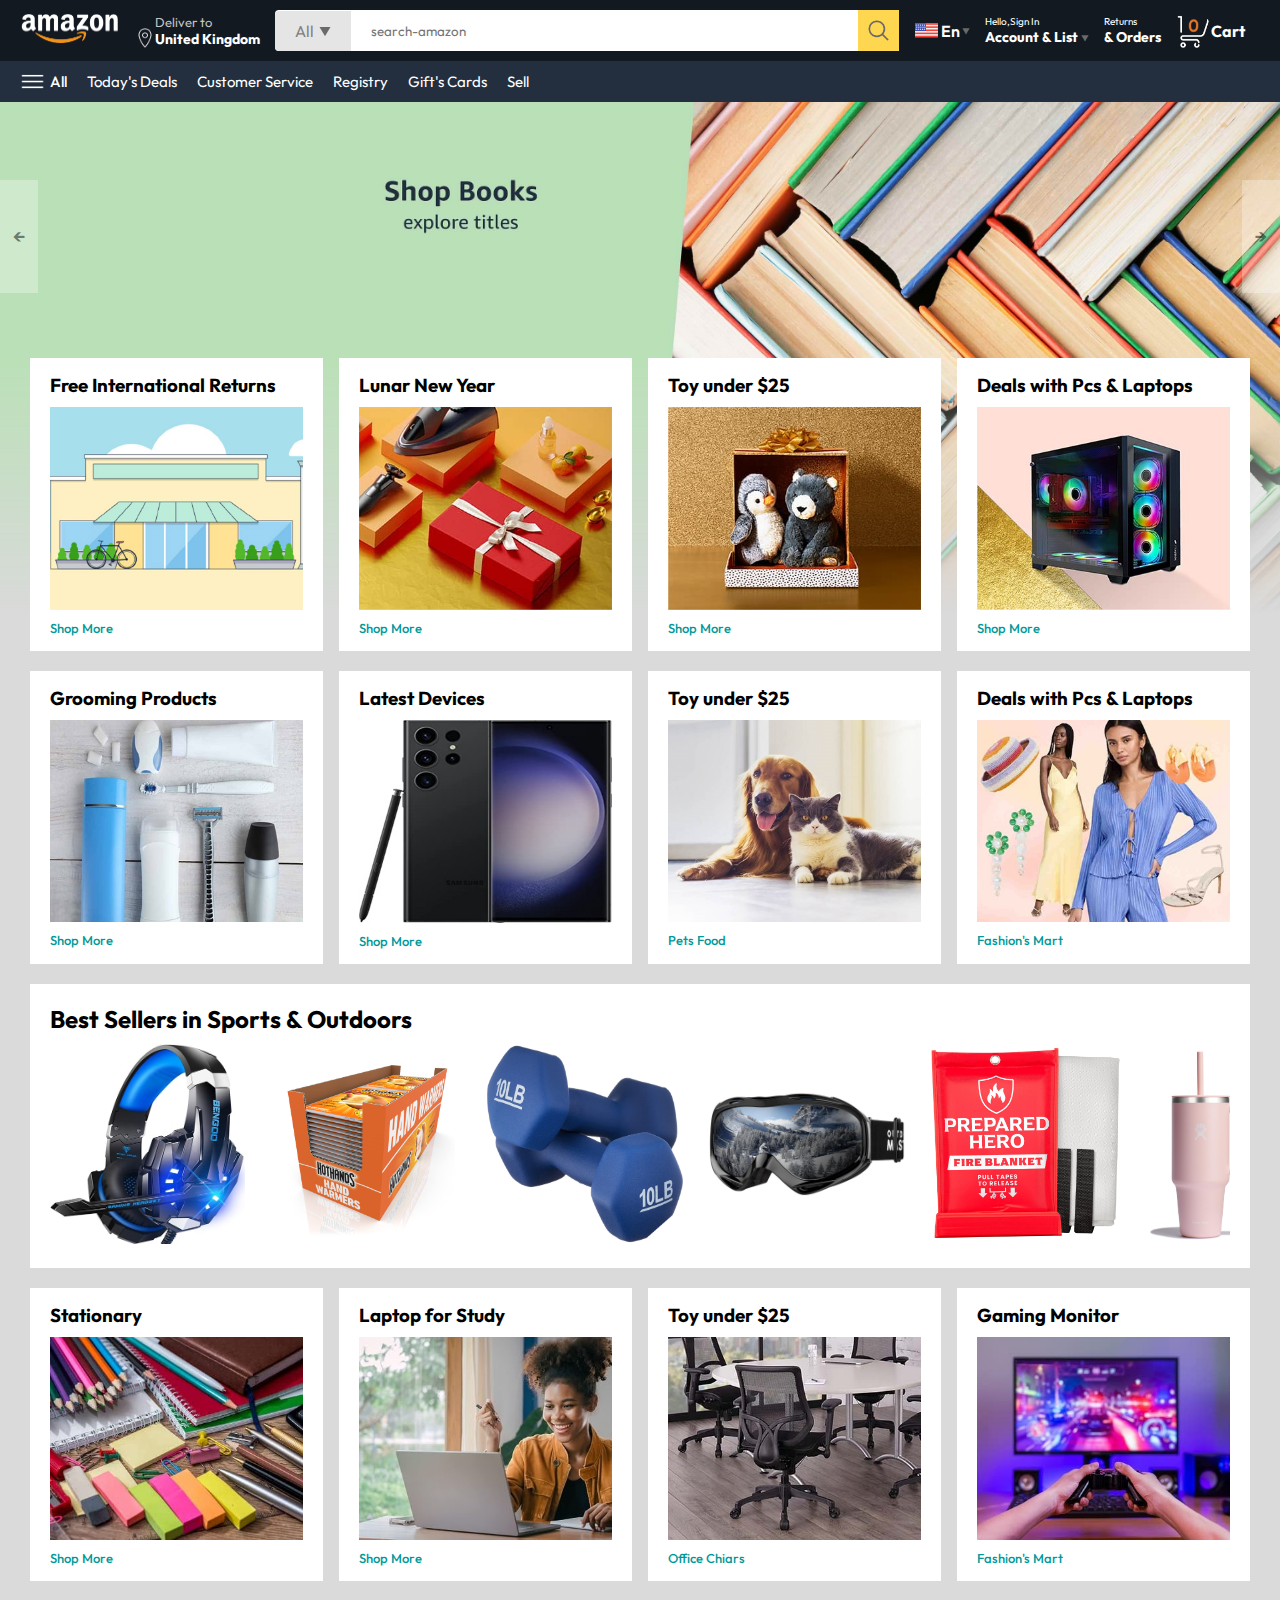
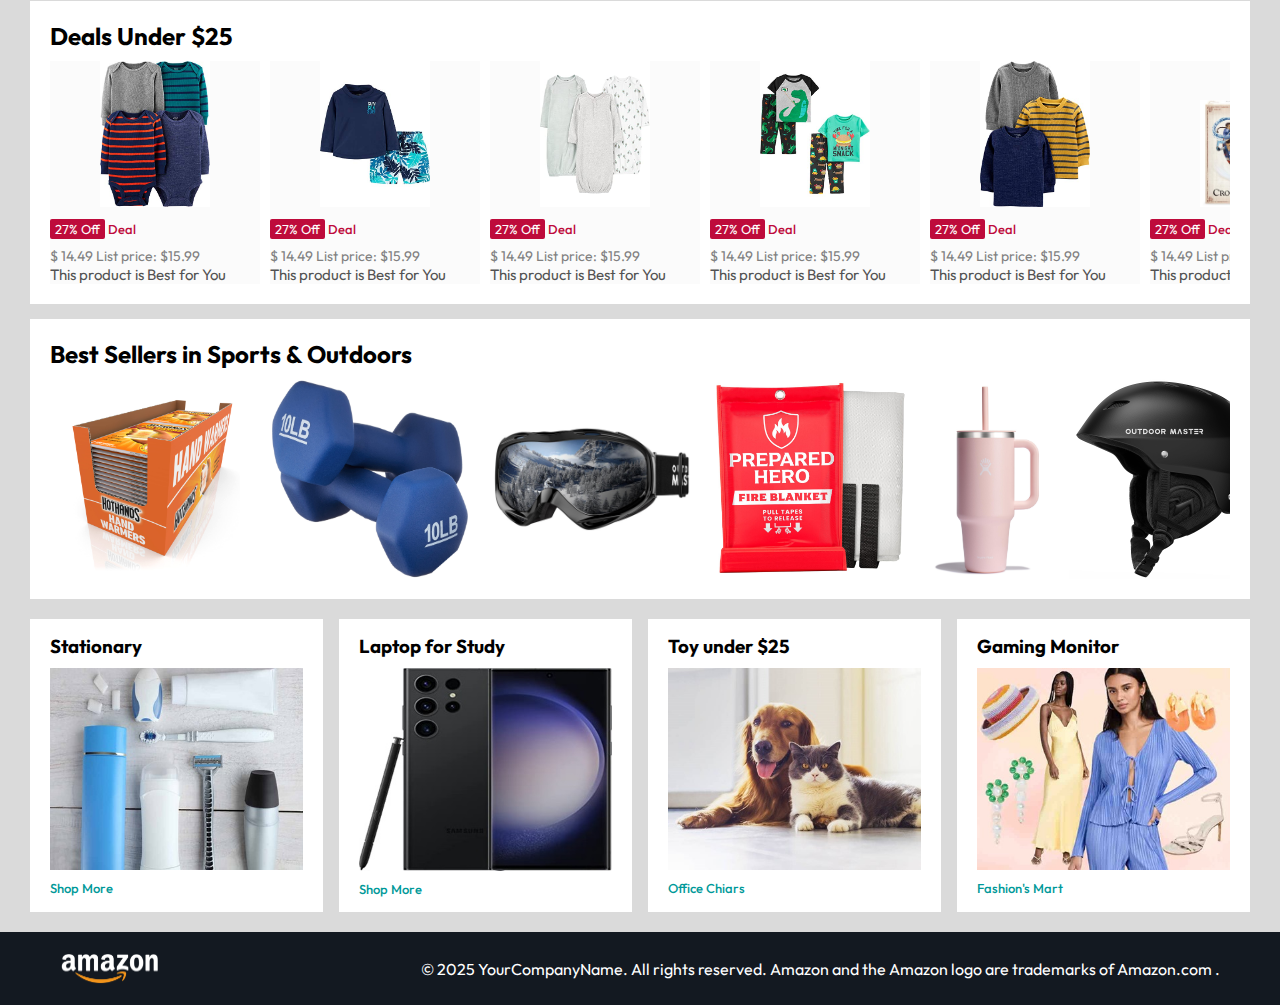
<file: index.html>
<!DOCTYPE html>
<html lang="en">
  <head>
    <meta charset="UTF-8" />
    <meta name="viewport" content="width=device-width, initial-scale=1.0" />
    <title>Amazon clone from yt</title>
    <link rel="stylesheet" href="style.css" />
  </head>
  <body>
    <nav>
      <a href="/">
        <img src="./assets/amazon_logo.png" width="100" alt="" />
      </a>
      <div class="nav-country">
        <img src="./assets/location_icon.png" height="20" alt="" />
        <div>
          <p>Deliver to</p>
          <h1>United Kingdom</h1>
        </div>
      </div>
      <div class="nav-search">
        <div class="nav-search-category">
          <p>All</p>
          <img src="./assets/dropdown_icon.png" alt="" height="12" />
        </div>
        <input
          type="text"
          class="nav-search-input"
          placeholder="search-amazon"
        />
        <img src="./assets/search_icon.png" alt="" class="nav-search-icon" />
      </div>
      <div class="nav-language">
        <img src="./assets/us_flag.png" alt="" width="25px" />
        <p>En</p>
        <img src="./assets/dropdown_icon.png" alt="" width="8px" />
      </div>
      <div class="nav-text">
        <p><a href="/signin.html">Hello,Sign In</a></p>
        <h1>
          Account & List
          <img src="./assets/dropdown_icon.png" alt="" width="8px" />
        </h1>
      </div>
      <div class="nav-text">
        <p>Returns</p>
        <h1>& Orders</h1>
      </div>

      <a href="/signin.html" class="mobile-user-icon" style="display: none;"><img src="./assets/user.png" alt=""></a>

      <a href="/cart.html" class="nav-cart">
        <img src="./assets/cart_icon.png" width="35px" alt="" />
        <h4>Cart</h4>
      </a>
    </nav>

    <!-- nav-bottom -->
    <div class="nav-bottom">
      <div>
        <img src="./assets/menu_icon.png" width="25px" alt="" />
        <p>All</p>
      </div>
      <p>Today's Deals</p>
      <p>Customer Service</p>
      <p>Registry</p>
      <p>Gift's Cards</p>
      <p>Sell</p>
    </div>
    <div class="header-slider">
      <a href="#" class="control-prev">&#8592</a>
      <a href="#" class="control-next">&#8594</a>

      <ul>
        <img src="./assets/header1.jpg" class="header-img" alt="" />
        <img src="./assets/header2.jpg" class="header-img" alt="" />
        <img src="./assets/header3.jpg" class="header-img" alt="" />
        <img src="./assets/header4.jpg" class="header-img" alt="" />
        <img src="./assets/header5.jpg" class="header-img" alt="" />
        <img src="./assets/header6.jpg" class="header-img" alt="" />
      </ul>
    </div>

    <div class="box-row header-box">
      <div class="box-col">
        <h3>Free International Returns</h3>
        <img src="./assets/box1-1.jpg" alt="">
          <a href="/">Shop More</a>
      </div>
     
      <div class="box-col">
        <h3>Lunar New Year</h3>
        <img src="./assets/box1-2.jpg" alt="">
          <a href="/">Shop More</a>
      </div>
      <div class="box-col">
        <h3>Toy under $25</h3>
        <img src="./assets/box1-3.jpg" alt="">
          <a href="/">Shop More</a>
      </div>
      <div class="box-col">
        <h3>
          Deals with Pcs & Laptops
        </h3>
        <img src="./assets/box1-4.jpg" alt="">
          <a href="/">Shop More</a>
      </div>
    </div>


    <div class="box-row ">
      <div class="box-col">
        <h3>Grooming Products</h3>
        <img src="./assets/box2-1.jpg" alt="">
          <a href="/">Shop More</a>
      </div>
     
      <div class="box-col">
        <h3>Latest Devices</h3>
        <img src="./assets/box2-2.jpg" alt="">
          <a href="/">Shop More</a>
      </div>
      <div class="box-col">
        <h3>Toy under $25</h3>
        <img src="./assets/box2-3.jpg" alt="">
          <a href="/">Pets Food</a>
      </div>
      <div class="box-col">
        <h3>
          Deals with Pcs & Laptops
        </h3>
        <img src="./assets/box2-4.jpg" alt="">
          <a href="/">Fashion's Mart</a>
      </div>
     
    </div>

    <!-- products slider -->
     <div class="products-slider">
      <h2>Best Sellers in Sports & Outdoors</h2>
      <div class="products">
       <a href="/product.html"> <img src="./assets/product_img.jpg" alt=""></a>
        <img src="./assets/product1-1.jpg" alt="">
        <img src="./assets/product1-2.jpg" alt="">
        <img src="./assets/product1-3.jpg" alt="">
        <img src="./assets/product1-4.jpg" alt="">
        <img src="./assets/product1-5.jpg" alt="">
        <img src="./assets/product1-6.jpg" alt="">
        <img src="./assets/product1-7.jpg" alt="">
        <img src="./assets/product1-8.jpg" alt="">
        <img src="./assets/product1-9.jpg" alt="">
        <img src="./assets/product1-10.jpg" alt="">
      </div>
     </div>

     <!-- products slider after  -->
     <div class="box-row ">
      <div class="box-col">
        <h3>Stationary</h3>
        <img src="./assets/box3-1.jpg" alt="">
          <a href="/">Shop More</a>
      </div>
     
      <div class="box-col">
        <h3>Laptop for Study</h3>
        <img src="./assets/box3-2.jpg" alt="">
          <a href="/">Shop More</a>
      </div>
      <div class="box-col">
        <h3>Toy under $25</h3>
        <img src="./assets/box3-3.jpg" alt="">
          <a href="/">Office Chiars</a>
      </div>
      <div class="box-col">
        <h3>
         Gaming Monitor
        </h3>
        <img src="./assets/box3-4.jpg" alt="">
          <a href="/">Fashion's Mart</a>
      </div>
    </div>

    <!-- products slider  with price -->
     <div class="product-slider-with-price">
      <h2>Deals Under $25</h2>
      <div class="products">
         <div class="product-card">
          <div class="product-img-container">
            <img src="./assets/product2-1.jpg" alt="">
          </div>
          <div class="product-offer">
            <p>27% Off</p> <span>Deal</span>
          </div>
          <p class="product-price">$ <span>14.49</span> List price: $15.99 </p>
          <h4>This product is Best for You</h4>
         </div>
         <div class="product-card">
          <div class="product-img-container">
            <img src="./assets/product2-2.jpg" alt="">
          </div>
          <div class="product-offer">
            <p>27% Off</p> <span>Deal</span>
          </div>
          <p class="product-price">$ <span>14.49</span> List price: $15.99 </p>
          <h4>This product is Best for You</h4>
         </div>
         <div class="product-card">
          <div class="product-img-container">
            <img src="./assets/product2-3.jpg" alt="">
          </div>
          <div class="product-offer">
            <p>27% Off</p> <span>Deal</span>
          </div>
          <p class="product-price">$ <span>14.49</span> List price: $15.99 </p>
          <h4>This product is Best for You</h4>
         </div>
         <div class="product-card">
          <div class="product-img-container">
            <img src="./assets/product2-4.jpg" alt="">
          </div>
          <div class="product-offer">
            <p>27% Off</p> <span>Deal</span>
          </div>
          <p class="product-price">$ <span>14.49</span> List price: $15.99 </p>
          <h4>This product is Best for You</h4>
         </div>
         <div class="product-card">
          <div class="product-img-container">
            <img src="./assets/product2-5.jpg" alt="">
          </div>
          <div class="product-offer">
            <p>27% Off</p> <span>Deal</span>
          </div>
          <p class="product-price">$ <span>14.49</span> List price: $15.99 </p>
          <h4>This product is Best for You</h4>
         </div>
         <div class="product-card">
          <div class="product-img-container">
            <img src="./assets/product2-6.jpg" alt="">
          </div>
          <div class="product-offer">
            <p>27% Off</p> <span>Deal</span>
          </div>
          <p class="product-price">$ <span>14.49</span> List price: $15.99 </p>
          <h4>This product is Best for You</h4>
         </div>
         <div class="product-card">
          <div class="product-img-container">
            <img src="./assets/product2-7.jpg" alt="">
          </div>
          <div class="product-offer">
            <p>27% Off</p> <span>Deal</span>
          </div>
          <p class="product-price">$ <span>14.49</span> List price: $15.99 </p>
          <h4>This product is Best for You</h4>
         </div>
         <div class="product-card">
          <div class="product-img-container">
            <img src="./assets/product2-8.jpg" alt="">
          </div>
          <div class="product-offer">
            <p>27% Off</p> <span>Deal</span>
          </div>
          <p class="product-price">$ <span>14.49</span> List price: $15.99 </p>
          <h4>This product is Best for You</h4>
         </div>
         <div class="product-card">
          <div class="product-img-container">
            <img src="./assets/product2-9.jpg" alt="">
          </div>
          <div class="product-offer">
            <p>27% Off</p> <span>Deal</span>
          </div>
          <p class="product-price">$ <span>14.49</span> List price: $15.99 </p>
          <h4>This product is Best for You</h4>
         </div>
         <div class="product-card">
          <div class="product-img-container">
            <img src="./assets/product2-10.jpg" alt="">
          </div>
          <div class="product-offer">
            <p>27% Off</p> <span>Deal</span>
          </div>
          <p class="product-price">$ <span>14.49</span> List price: $15.99 </p>
          <h4>This product is Best for You</h4>
         </div>
         <div class="product-card">
          <div class="product-img-container">
            <img src="./assets/product2-11.jpg" alt="">
          </div>
          <div class="product-offer">
            <p>27% Off</p> <span>Deal</span>
          </div>
          <p class="product-price">$ <span>14.49</span> List price: $15.99 </p>
          <h4>This product is Best for You</h4>
         </div>
         <div class="product-card">
          <div class="product-img-container">
            <img src="./assets/product2-12.jpg" alt="">
          </div>
          <div class="product-offer">
            <p>27% Off</p> <span>Deal</span>
          </div>
          <p class="product-price">$ <span>14.49</span> List price: $15.99 </p>
          <h4>This product is Best for You</h4>
         </div>
         
      </div>
     </div>

     <!-- product slider again -->
     <div class="products-slider">
      <h2>Best Sellers in Sports & Outdoors</h2>
      <div class="products">
        <img src="./assets/product1-1.jpg" alt="">
        <img src="./assets/product1-2.jpg" alt="">
        <img src="./assets/product1-3.jpg" alt="">
        <img src="./assets/product1-4.jpg" alt="">
        <img src="./assets/product1-5.jpg" alt="">
        <img src="./assets/product1-6.jpg" alt="">
        <img src="./assets/product1-7.jpg" alt="">
        <img src="./assets/product1-8.jpg" alt="">
        <img src="./assets/product1-9.jpg" alt="">
        <img src="./assets/product1-10.jpg" alt="">
      </div>
     </div>
 

     <!-- box row -->
     <div class="box-row ">
      <div class="box-col">
        <h3>Stationary</h3>
        <img src="./assets/box2-1.jpg" alt="">
          <a href="/">Shop More</a>
      </div>
     
      <div class="box-col">
        <h3>Laptop for Study</h3>
        <img src="./assets/box2-2.jpg" alt="">
          <a href="/">Shop More</a>
      </div>
      <div class="box-col">
        <h3>Toy under $25</h3>
        <img src="./assets/box2-3.jpg" alt="">
          <a href="/">Office Chiars</a>
      </div>
      <div class="box-col">
        <h3>
         Gaming Monitor
        </h3>
        <img src="./assets/box2-4.jpg" alt="">
          <a href="/">Fashion's Mart</a>
      </div>
    </div>
    

    <footer>
      <img src="./assets/amazon_logo.png" width="100" alt="">
      <p>© 2025 YourCompanyName. All rights reserved. Amazon and the Amazon logo are trademarks of Amazon.com .</p>
    </footer>

    <script src="script.js"></script>
  </body>
</html>
</file>
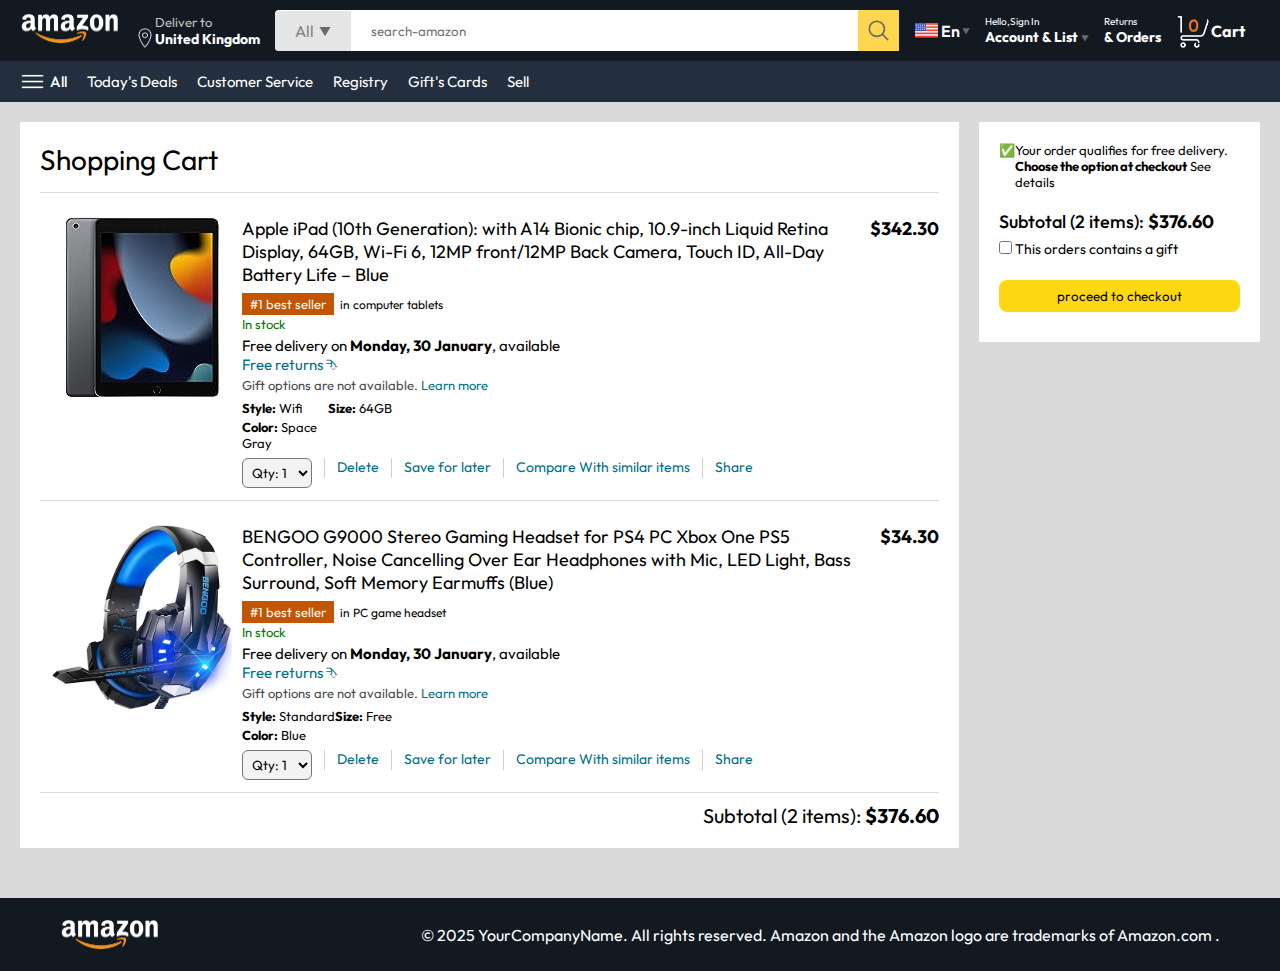
<file: cart.html>
<!DOCTYPE html>
<html lang="en">
  <head>
    <meta charset="UTF-8" />
    <meta name="viewport" content="width=device-width, initial-scale=1.0" />
    <title>Cart</title>
    <link rel="stylesheet" href="./style.css" />
    <link rel="stylesheet" href="./cart.css" />
  </head>
  <body>
    <nav>
      <a href="/">
        <img src="./assets/amazon_logo.png" width="100" alt="" />
      </a>
      <div class="nav-country">
        <img src="./assets/location_icon.png" height="20" alt="" />
        <div>
          <p>Deliver to</p>
          <h1>United Kingdom</h1>
        </div>
      </div>
      <div class="nav-search">
        <div class="nav-search-category">
          <p>All</p>
          <img src="./assets/dropdown_icon.png" alt="" height="12" />
        </div>
        <input
          type="text"
          class="nav-search-input"
          placeholder="search-amazon"
        />
        <img src="./assets/search_icon.png" alt="" class="nav-search-icon" />
      </div>
      <div class="nav-language">
        <img src="./assets/us_flag.png" alt="" width="25px" />
        <p>En</p>
        <img src="./assets/dropdown_icon.png" alt="" width="8px" />
      </div>
      <div class="nav-text">
        <p><a href="/signin.html">Hello,Sign In</a></p>
        <h1>
          Account & List
          <img src="./assets/dropdown_icon.png" alt="" width="8px" />
        </h1>
      </div>
      <div class="nav-text">
        <p>Returns</p>
        <h1>& Orders</h1>
      </div>
      <a href="/signin.html" class="mobile-user-icon" style="display: none"
      ><img src="./assets/user.png" alt=""
    /></a>

      <a href="#" class="nav-cart">
        <img src="./assets/cart_icon.png" width="35px" alt="" />
        <h4>Cart</h4>
      </a>
    </nav>

    <!-- nav-bottom -->
    <div class="nav-bottom">
      <div>
        <img src="./assets/menu_icon.png" width="25px" alt="" />
        <p>All</p>
      </div>
      <p>Today's Deals</p>
      <p>Customer Service</p>
      <p>Registry</p>
      <p>Gift's Cards</p>
      <p>Sell</p>
    </div>

    <div class="cart">
      <!-- Left Section: Shopping Cart Items -->
      <div class="cart-left">
        <h1>Shopping Cart</h1>
        <hr />
    
        <!-- Product List Item 1 -->
        <div class="product-cart-list">
          <img src="./assets/ipad_img.jpg" width="180px" alt="Apple iPad Image" />
          <div>
            <div class="product-cart-title-price">
              <p>
                Apple iPad (10th Generation): with A14 Bionic chip, 10.9-inch Liquid Retina Display, 64GB, Wi-Fi 6, 12MP
                front/12MP Back Camera, Touch ID, All-Day Battery Life – Blue
              </p>
              <p><b>$342.30</b></p>
            </div>
            <p class="product-cart-bestseller">
              <span>#1 best seller</span> in computer tablets
            </p>
            <p class="product-cart-stock">In stock</p>
            <p class="product-cart-delivery">
              Free delivery on <b>Monday, 30 January</b>, available
            </p>
            <p class="product-cart-returns">Free returns &#11191</p>
            <p class="product-cart-giftsoptions">
              Gift options are not available. <span>Learn more</span>
            </p>
    
            <!-- Product Specifications -->
            <div class="product-carat-specs">
              <p><b>Style:</b> Wifi</p>
              <p><b>Size:</b> 64GB</p>
              <p><b>Color:</b> Space Gray</p>
            </div>
    
            <!-- Action Buttons -->
            <div class="cart-list-actions">
              <select>
                <option value="1">Qty: 1</option>
                <option value="2">Qty: 2</option>
                <option value="3">Qty: 3</option>
                <option value="4">Qty: 4</option>
                <option value="5">Qty: 5</option>
              </select>
              <hr />
              <p class="action-btn">Delete</p>
              <hr />
              <p class="action-btn">Save for later</p>
              <hr />
              <p class="action-btn">Compare With similar items</p>
              <hr />
              <p class="action-btn">Share</p>
            </div>
          </div>
        </div>
        <hr />
    
        <!-- Product List Item 2 -->
        <div class="product-cart-list">
          <img src="./assets/product_img.jpg" width="180px" alt="Gaming Headset Image" />
          <div>
            <div class="product-cart-title-price">
              <p>
                BENGOO G9000 Stereo Gaming Headset for PS4 PC Xbox One PS5 Controller, Noise Cancelling Over Ear Headphones
                with Mic, LED Light, Bass Surround, Soft Memory Earmuffs (Blue)
              </p>
              <p><b>$34.30</b></p>
            </div>
            <p class="product-cart-bestseller">
              <span>#1 best seller</span> in PC game headset
            </p>
            <p class="product-cart-stock">In stock</p>
            <p class="product-cart-delivery">
              Free delivery on <b>Monday, 30 January</b>, available
            </p>
            <p class="product-cart-returns">Free returns &#11191</p>
            <p class="product-cart-giftsoptions">
              Gift options are not available. <span>Learn more</span>
            </p>
    
            <!-- Product Specifications -->
            <div class="product-carat-specs">
              <p><b>Style:</b> Standard</p>
              <p><b>Size:</b> Free</p>
              <p><b>Color:</b> Blue</p>
            </div>
    
            <!-- Action Buttons -->
            <div class="cart-list-actions">
              <select>
                <option value="1">Qty: 1</option>
                <option value="2">Qty: 2</option>
                <option value="3">Qty: 3</option>
                <option value="4">Qty: 4</option>
                <option value="5">Qty: 5</option>
              </select>
              <hr />
              <p class="action-btn">Delete</p>
              <hr />
              <p class="action-btn">Save for later</p>
              <hr />
              <p class="action-btn">Compare With similar items</p>
              <hr />
              <p class="action-btn">Share</p>
            </div>
          </div>
        </div>
        <hr />
    
        <!-- Subtotal -->
        <div class="cart-list-subtotal">
          <p>
            Subtotal (2 items): <b>$376.60</b>
          </p>
        </div>
      </div>
    
      <!-- Right Section: Delivery Information -->
      <div class="cart-right">
        <div class="cart-free-delivery">
          <p>&#x2705</p>
          <p>
            Your order qualifies for free delivery. <b>Choose the option at checkout</b> See details
          </p>
        </div>
        <p class="cart-subtotal">Subtotal (2 items): <b>$376.60</b></p>
        <p class="cart-right-gift"> <input type="checkbox">   This orders contains a gift</p>
        <button>proceed to checkout</button>
      </div>
    </div>


    <footer class="footer-cart">
      <img src="./assets/amazon_logo.png" width="100" alt="">
      <p>© 2025 YourCompanyName. All rights reserved. Amazon and the Amazon logo are trademarks of Amazon.com .</p>
    </footer>

    
  </body>
</html>
</file>
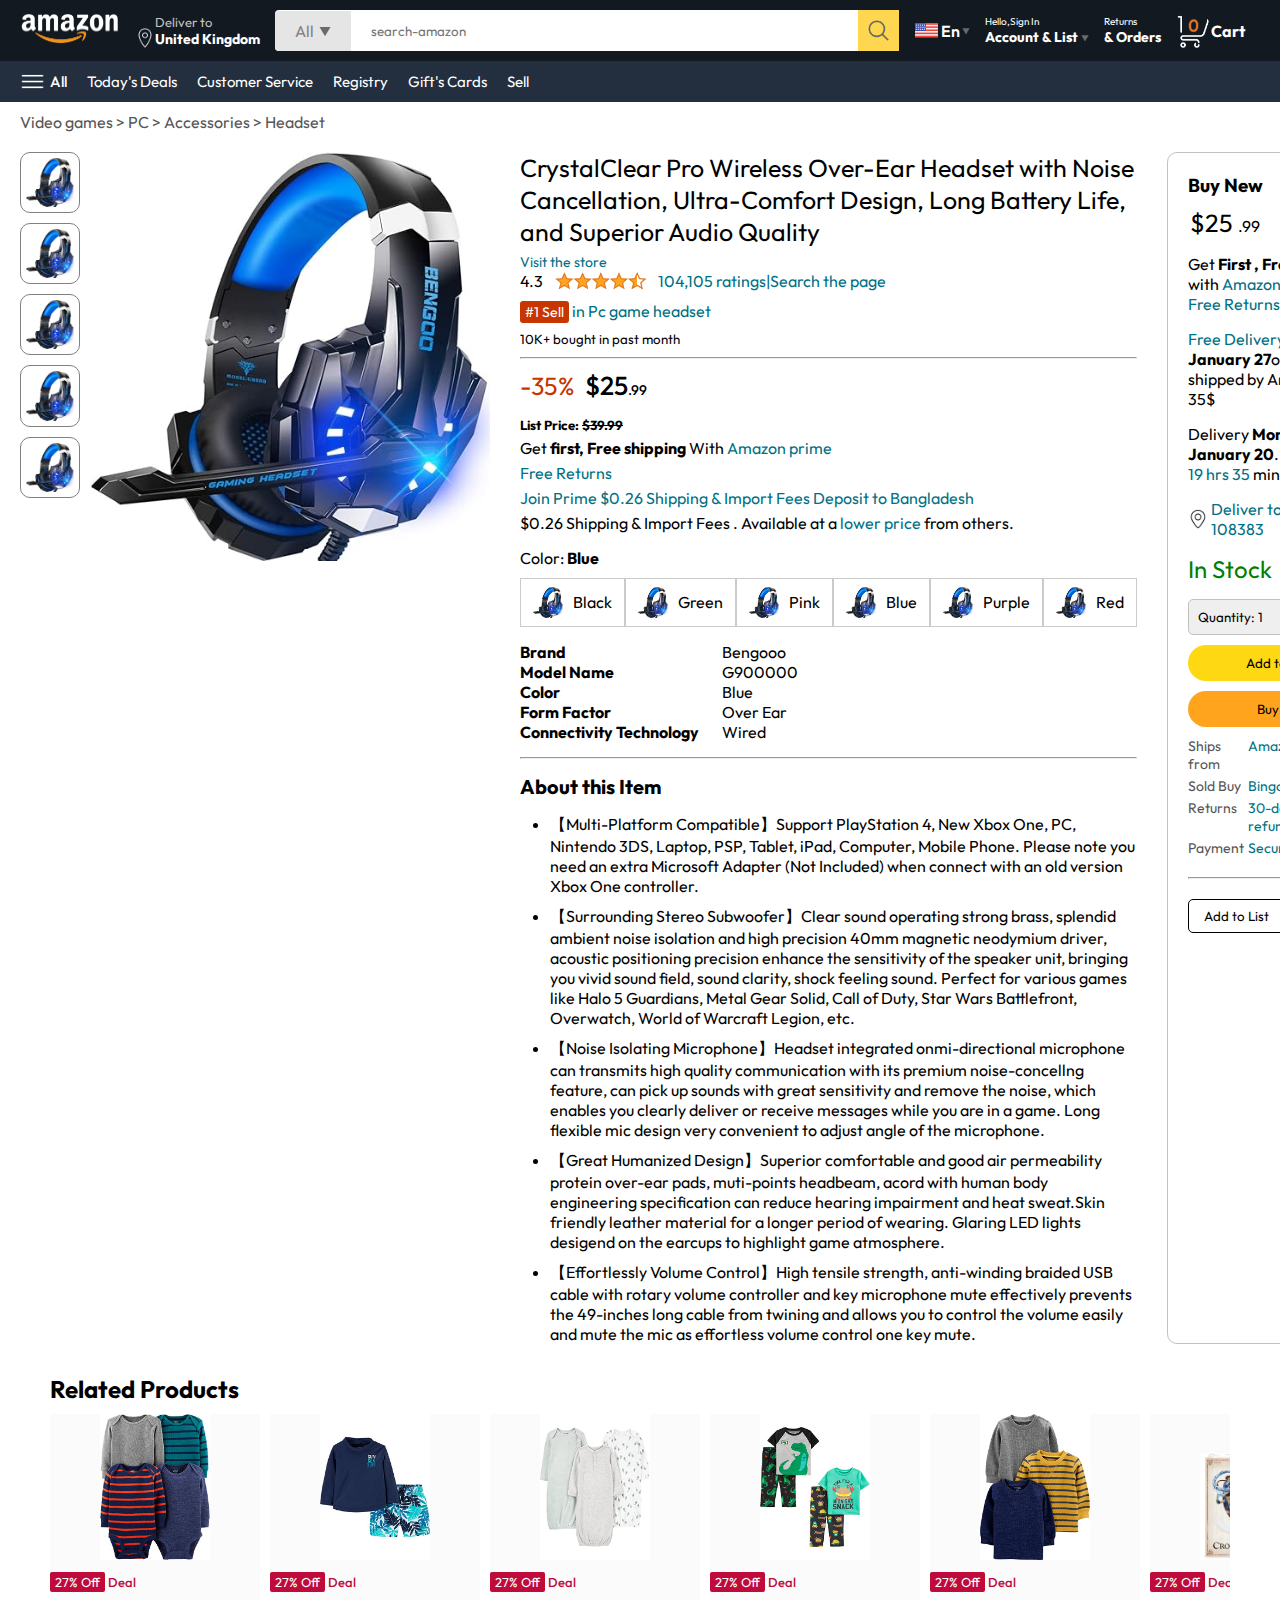
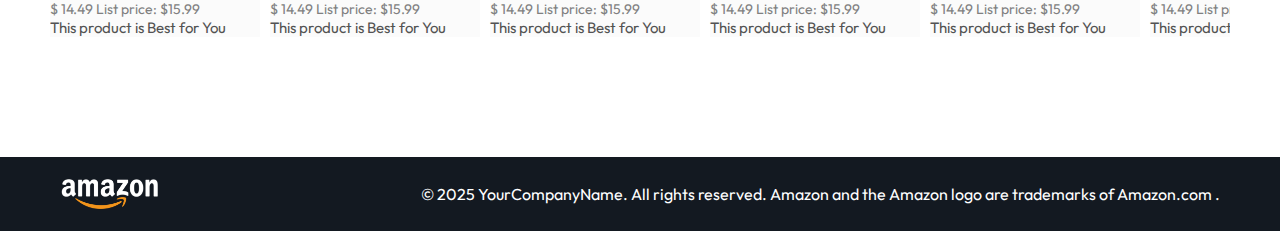
<file: product.html>
<!DOCTYPE html>
<html lang="en">
  <head>
    <meta charset="UTF-8" />
    <meta name="viewport" content="width=device-width, initial-scale=1.0" />
    <title>Product Page</title>
    <link rel="stylesheet" href="style.css" />
    <link rel="stylesheet" href="product.css" />
  </head>
  <body>
    <nav>
      <a href="/">
        <img src="./assets/amazon_logo.png" width="100" alt="" />
      </a>
      <div class="nav-country">
        <img src="./assets/location_icon.png" height="20" alt="" />
        <div>
          <p>Deliver to</p>
          <h1>United Kingdom</h1>
        </div>
      </div>
      <div class="nav-search">
        <div class="nav-search-category">
          <p>All</p>
          <img src="./assets/dropdown_icon.png" alt="" height="12" />
        </div>
        <input
          type="text"
          class="nav-search-input"
          placeholder="search-amazon"
        />
        <img src="./assets/search_icon.png" alt="" class="nav-search-icon" />
      </div>
      <div class="nav-language">
        <img src="./assets/us_flag.png" alt="" width="25px" />
        <p>En</p>
        <img src="./assets/dropdown_icon.png" alt="" width="8px" />
      </div>
      <div class="nav-text">
        <p><a href="/signin.html">Hello,Sign In</a></p>
        <h1>
          Account & List
          <img src="./assets/dropdown_icon.png" alt="" width="8px" />
        </h1>
      </div>
      <div class="nav-text">
        <p>Returns</p>
        <h1>& Orders</h1>
      </div>
      <a href="/signin.html" class="mobile-user-icon" style="display: none"
        ><img src="./assets/user.png" alt=""
      /></a>

      <a href="/cart.html" class="nav-cart">
        <img src="./assets/cart_icon.png" width="35px" alt="" />
        <h4>Cart</h4>
      </a>
    </nav>

    <!-- nav-bottom -->
    <div class="nav-bottom">
      <div>
        <img src="./assets/menu_icon.png" width="25px" alt="" />
        <p>All</p>
      </div>
      <p>Today's Deals</p>
      <p>Customer Service</p>
      <p>Registry</p>
      <p>Gift's Cards</p>
      <p>Sell</p>
    </div>
    <p class="braedcrumb">Video games > PC > Accessories > Headset</p>
    <div class="product-display">
      <div class="product-d-image">
        <div class="product-icons">
          <img src="./assets/product_img.jpg" alt="" width="60" />
          <img src="./assets/product_img.jpg" alt="" width="60" />
          <img src="./assets/product_img.jpg" alt="" width="60" />
          <img src="./assets/product_img.jpg" alt="" width="60" />
          <img src="./assets/product_img.jpg" alt="" width="60" />
        </div>
        <div class="product-main-image">
          <img src="./assets/product_img.jpg" alt="" width="400" />
        </div>
      </div>
      <div class="product-d-details">
        <p class="product-title">
          CrystalClear Pro Wireless Over-Ear Headset with Noise Cancellation,
          Ultra-Comfort Design, Long Battery Life, and Superior Audio Quality
        </p>
        <p class="brand-store">Visit the store</p>
        <div class="product-ratings">
          <div>
            <div>
              4.3
              <img src="./assets/rating_img.png" height="20px" />
            </div>
            <p>104,105 ratings|Search the page</p>
          </div>
          <p><span> #1 Sell</span> in Pc game headset</p>
          <h5>10K+ bought in past month</h5>
          <hr />
        </div>
        <div class="product-d-price">
          <div>
            <p>-35%</p>
            <h1><span>$25</span>.99</h1>
          </div>
          <h5>List Price: <span> $39.99</span></h5>
          <p>Get <b>first, Free shipping</b> With <span>Amazon prime</span></p>
          <p><span>Free Returns</span></p>
          <p>
            <span
              >Join Prime $0.26 Shipping & Import Fees Deposit to
              Bangladesh</span
            >
          </p>
          <p>
            $0.26 Shipping & Import Fees . Available at a
            <span>lower price</span> from others.
          </p>
        </div>

        <div class="product-color-selection">
          <p>Color: <b>Blue</b></p>
          <div class="product-color-options">
            <div class="options">
              <img src="./assets/product_img.jpg" width="30px" />
              <p>Black</p>
            </div>
            <div class="options">
              <img src="./assets/product_img.jpg" width="30px" />
              <p>Green</p>
            </div>
            <div class="options">
              <img src="./assets/product_img.jpg" width="30px" />
              <p>Pink</p>
            </div>
            <div class="options">
              <img src="./assets/product_img.jpg" width="30px" />
              <p>Blue</p>
            </div>
            <div class="options">
              <img src="./assets/product_img.jpg" width="30px" />
              <p>Purple</p>
            </div>
            <div class="options">
              <img src="./assets/product_img.jpg" width="30px" />
              <p>Red</p>
            </div>
          </div>
        </div>
        <!-- product info -->
        <div class="product-info">
          <p><b>Brand</b></p>
          <p>Bengooo</p>
          <p><b>Model Name</b></p>
          <p>G900000</p>
          <p><b>Color</b></p>
          <p>Blue</p>
          <p><b>Form Factor</b></p>
          <p>Over Ear</p>
          <p><b>Connectivity Technology</b></p>
          <p>Wired</p>
        </div>
        <hr />
        <!-- product description -->
        <div class="product-description">
          <h1>About this Item</h1>
          <ul>
            <li>
              【Multi-Platform Compatible】Support PlayStation 4, New Xbox One,
              PC, Nintendo 3DS, Laptop, PSP, Tablet, iPad, Computer, Mobile
              Phone. Please note you need an extra Microsoft Adapter (Not
              Included) when connect with an old version Xbox One controller.
            </li>
            <li>
              【Surrounding Stereo Subwoofer】Clear sound operating strong
              brass, splendid ambient noise isolation and high precision 40mm
              magnetic neodymium driver, acoustic positioning precision enhance
              the sensitivity of the speaker unit, bringing you vivid sound
              field, sound clarity, shock feeling sound. Perfect for various
              games like Halo 5 Guardians, Metal Gear Solid, Call of Duty, Star
              Wars Battlefront, Overwatch, World of Warcraft Legion, etc.
            </li>
            <li>
              【Noise Isolating Microphone】Headset integrated onmi-directional
              microphone can transmits high quality communication with its
              premium noise-concellng feature, can pick up sounds with great
              sensitivity and remove the noise, which enables you clearly
              deliver or receive messages while you are in a game. Long flexible
              mic design very convenient to adjust angle of the microphone.
            </li>
            <li>
              【Great Humanized Design】Superior comfortable and good air
              permeability protein over-ear pads, muti-points headbeam, acord
              with human body engineering specification can reduce hearing
              impairment and heat sweat.Skin friendly leather material for a
              longer period of wearing. Glaring LED lights desigend on the
              earcups to highlight game atmosphere.
            </li>
            <li>
              【Effortlessly Volume Control】High tensile strength, anti-winding
              braided USB cable with rotary volume controller and key microphone
              mute effectively prevents the 49-inches long cable from twining
              and allows you to control the volume easily and mute the mic as
              effortless volume control one key mute.
            </li>
          </ul>
        </div>
      </div>
      <div class="product-d-purchase">
        <div class="title">
          <h3>Buy New</h3>
          <img src="./assets/circle_icon.png" width="20px" />
        </div>
        <h1 class="price"><span> $25</span> .99</h1>
        <div class="gap">
          <p>Get <b>First , Free shipping</b> with <span>Amazon Prime</span></p>
          <p><span>Free Returns</span></p>
        </div>
        <div class="gap">
          <p><span>Free Delivery</span> <b>Saturday</b></p>
          <p><b>January 27</b>on orders shipped by Amazon over 35$</p>
        </div>
        <div class="gap">
          <p>
            Delivery <b> Monday, January 20</b>. Order within
            <span> 19 hrs 35</span> mins
          </p>
        </div>
        <div class="delivery-location">
          <img src="./assets/location_icon_dark.png" width="20px" />
          <p><span>Deliver to New york 108383</span></p>
        </div>
        <h2 class="product-stock">In Stock</h2>
        <select class="product-quantity">
          <option value="1">Quantity: 1</option>
          <option value="2">Quantity: 2</option>
          <option value="3">Quantity: 3</option>
        </select>
        <button class="btn">Add to Cart</button>
        <button class="btn product-buy">Buy now</button>
        <div class="product-seller-info">
          <p>Ships from</p>
          <p><span>Amazon</span></p>

          <p>Sold Buy</p>
          <p><span>Bingo inc</span></p>

          <p>Returns</p>
          <p><span>30-day refund/replacement</span></p>

          <p>Payment</p>
          <p><span> Secure transaction </span></p>
        </div>
        <hr />
        <button class="product-add-list">Add to List</button>
      </div>
    </div>
    <!-- product slider horizontally -->
    <div class="product-slider-with-price">
      <h2>Related Products</h2>
      <div class="products">
        <div class="product-card">
          <div class="product-img-container">
            <img src="./assets/product2-1.jpg" alt="" />
          </div>
          <div class="product-offer">
            <p>27% Off</p>
            <span>Deal</span>
          </div>
          <p class="product-price">$ <span>14.49</span> List price: $15.99</p>
          <h4>This product is Best for You</h4>
        </div>
        <div class="product-card">
          <div class="product-img-container">
            <img src="./assets/product2-2.jpg" alt="" />
          </div>
          <div class="product-offer">
            <p>27% Off</p>
            <span>Deal</span>
          </div>
          <p class="product-price">$ <span>14.49</span> List price: $15.99</p>
          <h4>This product is Best for You</h4>
        </div>
        <div class="product-card">
          <div class="product-img-container">
            <img src="./assets/product2-3.jpg" alt="" />
          </div>
          <div class="product-offer">
            <p>27% Off</p>
            <span>Deal</span>
          </div>
          <p class="product-price">$ <span>14.49</span> List price: $15.99</p>
          <h4>This product is Best for You</h4>
        </div>
        <div class="product-card">
          <div class="product-img-container">
            <img src="./assets/product2-4.jpg" alt="" />
          </div>
          <div class="product-offer">
            <p>27% Off</p>
            <span>Deal</span>
          </div>
          <p class="product-price">$ <span>14.49</span> List price: $15.99</p>
          <h4>This product is Best for You</h4>
        </div>
        <div class="product-card">
          <div class="product-img-container">
            <img src="./assets/product2-5.jpg" alt="" />
          </div>
          <div class="product-offer">
            <p>27% Off</p>
            <span>Deal</span>
          </div>
          <p class="product-price">$ <span>14.49</span> List price: $15.99</p>
          <h4>This product is Best for You</h4>
        </div>
        <div class="product-card">
          <div class="product-img-container">
            <img src="./assets/product2-6.jpg" alt="" />
          </div>
          <div class="product-offer">
            <p>27% Off</p>
            <span>Deal</span>
          </div>
          <p class="product-price">$ <span>14.49</span> List price: $15.99</p>
          <h4>This product is Best for You</h4>
        </div>
        <div class="product-card">
          <div class="product-img-container">
            <img src="./assets/product2-7.jpg" alt="" />
          </div>
          <div class="product-offer">
            <p>27% Off</p>
            <span>Deal</span>
          </div>
          <p class="product-price">$ <span>14.49</span> List price: $15.99</p>
          <h4>This product is Best for You</h4>
        </div>
        <div class="product-card">
          <div class="product-img-container">
            <img src="./assets/product2-8.jpg" alt="" />
          </div>
          <div class="product-offer">
            <p>27% Off</p>
            <span>Deal</span>
          </div>
          <p class="product-price">$ <span>14.49</span> List price: $15.99</p>
          <h4>This product is Best for You</h4>
        </div>
        <div class="product-card">
          <div class="product-img-container">
            <img src="./assets/product2-9.jpg" alt="" />
          </div>
          <div class="product-offer">
            <p>27% Off</p>
            <span>Deal</span>
          </div>
          <p class="product-price">$ <span>14.49</span> List price: $15.99</p>
          <h4>This product is Best for You</h4>
        </div>
        <div class="product-card">
          <div class="product-img-container">
            <img src="./assets/product2-10.jpg" alt="" />
          </div>
          <div class="product-offer">
            <p>27% Off</p>
            <span>Deal</span>
          </div>
          <p class="product-price">$ <span>14.49</span> List price: $15.99</p>
          <h4>This product is Best for You</h4>
        </div>
        <div class="product-card">
          <div class="product-img-container">
            <img src="./assets/product2-11.jpg" alt="" />
          </div>
          <div class="product-offer">
            <p>27% Off</p>
            <span>Deal</span>
          </div>
          <p class="product-price">$ <span>14.49</span> List price: $15.99</p>
          <h4>This product is Best for You</h4>
        </div>
        <div class="product-card">
          <div class="product-img-container">
            <img src="./assets/product2-12.jpg" alt="" />
          </div>
          <div class="product-offer">
            <p>27% Off</p>
            <span>Deal</span>
          </div>
          <p class="product-price">$ <span>14.49</span> List price: $15.99</p>
          <h4>This product is Best for You</h4>
        </div>
      </div>
    </div>
    <footer class="product-footer">
      <img src="./assets/amazon_logo.png" width="100" alt="" />
      <p>
        © 2025 YourCompanyName. All rights reserved. Amazon and the Amazon logo
        are trademarks of Amazon.com .
      </p>
    </footer>

    <script>
      const scrollContainer = document.querySelectorAll(".products");
      for (const item of scrollContainer) {
        item.addEventListener("wheel", (event) => {
          event.preventDefault();
          item.scrollLeft += event.deltaY;
        });
      }
    </script>
  </body>
</html>
</file>
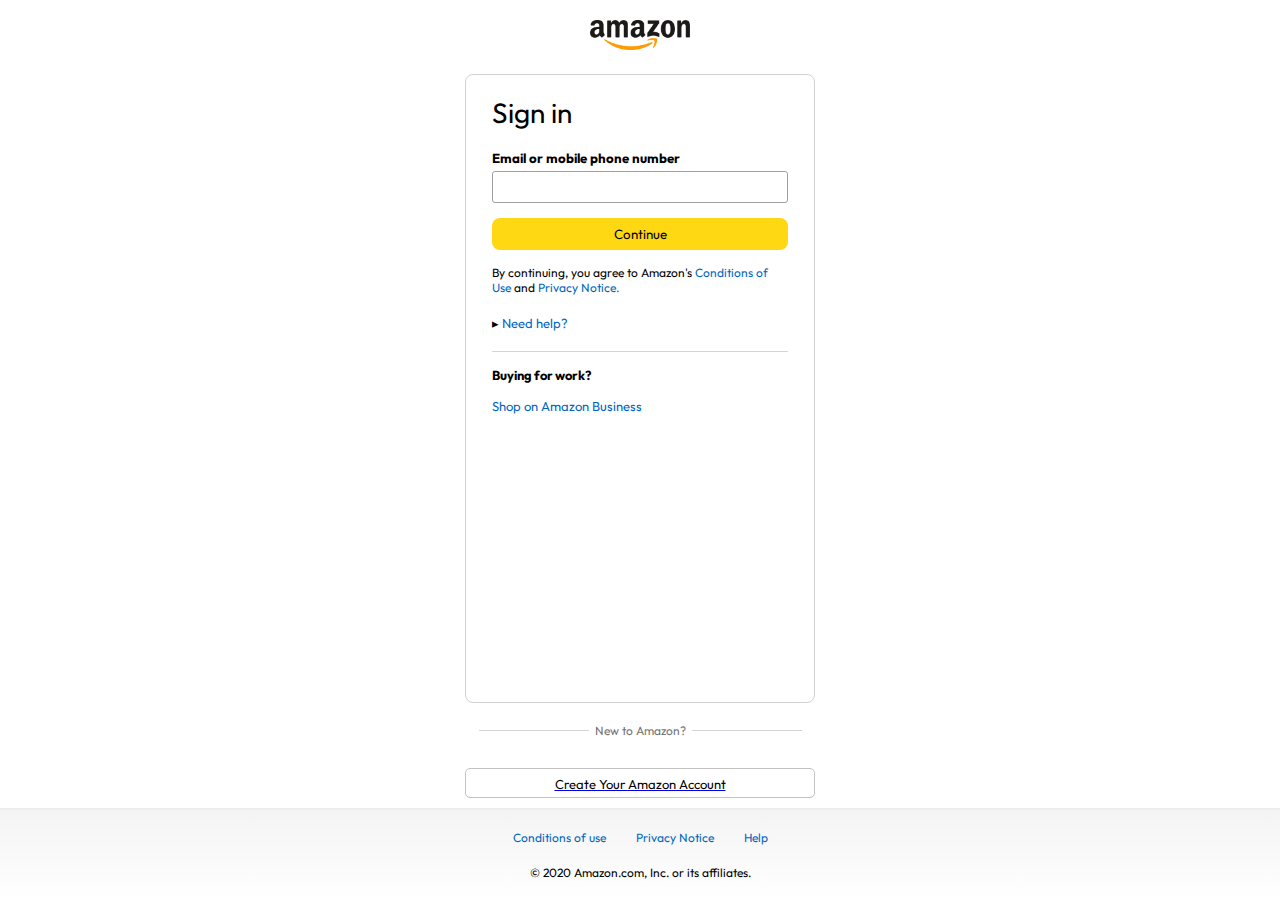
<file: signin.html>
<!DOCTYPE html>
<html lang="en">
  <head>
    <meta charset="UTF-8" />
    <meta name="viewport" content="width=device-width, initial-scale=1.0" />
    <title>Sign in</title>
    <link rel="stylesheet" href="signin.css" />
  </head>
  <body>
    <a href="/"
      ><img class="logo" src="./assets/amazon_logo_dark.png" width="100px"
    /></a>
    <div class="signin-container">
      <h1 class="signin-title">Sign in</h1>
      <h5 class="input-label">Email or mobile phone number</h5>
      <input type="text" />
      <button>Continue</button>
      <p class="signin-condition">
        By continuing, you agree to Amazon's <span> Conditions of Use</span> and
        <span>Privacy Notice.</span>
      </p>
      <p class="signin-help"> &#9656  <span> Need help?</span></p>
      <hr>
      <h4>Buying for work?</h4>
      <p class="signin-business"><span>Shop on Amazon Business</span></p>
    </div>
    <div class="signin-bottom">
      <hr>
      <p>New to Amazon?</p>
      <hr>
    </div>
   <a href="/signup.html"> <button class="signin-signup-btn">Create Your Amazon Account</button></a>
    <footer>
      <div class="footer-links">
          <a href="#">Conditions of use</a>
          <a href="#"> Privacy Notice </a>
          <a href="#"> Help </a>
      </div>
      <p class="footer-copyright">© 2020 Amazon.com, Inc. or its affiliates.</p>
    </footer>
  </body>
</html>
</file>
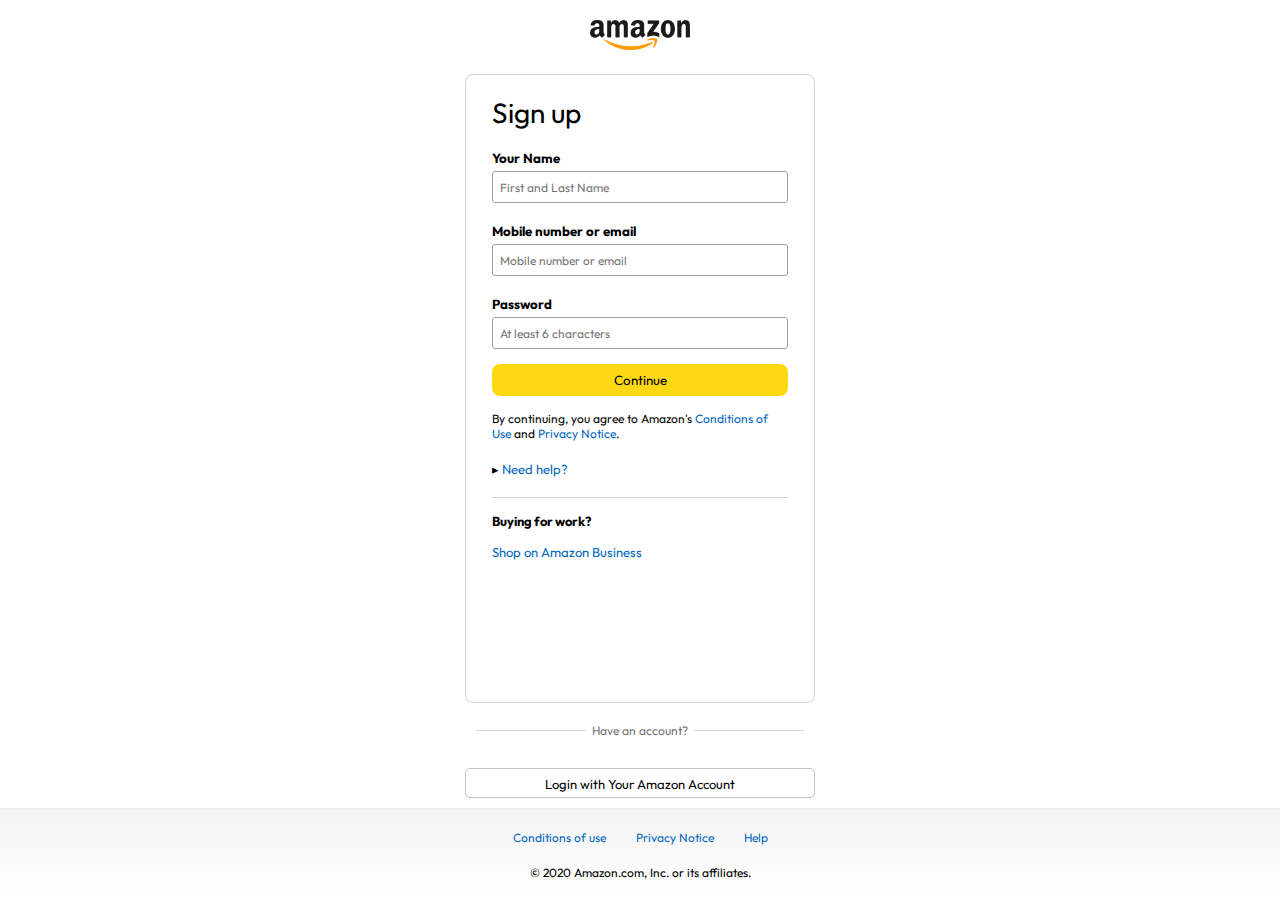
<file: signup.html>
<!DOCTYPE html>
<html lang="en">
  <head>
    <meta charset="UTF-8" />
    <meta name="viewport" content="width=device-width, initial-scale=1.0" />
    <title>Amazon Sign-Up</title>
    <link rel="stylesheet" href="/signin.css" />
  </head>
  <body>
    <a href="/">
      <img
        class="logo"
        src="./assets/amazon_logo_dark.png"
        width="100px"
        alt="Amazon Logo"
      />
    </a>
    <div class="signin-container">
      <h1 class="signin-title">Sign up</h1>
      <h5 class="input-label">Your Name</h5>
      <input type="text" placeholder="First and Last Name" />
      <h5 class="input-label">Mobile number or email</h5>
      <input type="text" placeholder="Mobile number or email" />
      <h5 class="input-label">Password</h5>
      <input type="password" placeholder="At least 6 characters" />
      <button>Continue</button>
      <p class="signin-condition">
        By continuing, you agree to Amazon's <span>Conditions of Use</span> and
        <span>Privacy Notice</span>.
      </p>
      <p class="signin-help">&#9656; <span>Need help?</span></p>
      <hr />
      <h4>Buying for work?</h4>
      <p class="signin-business"><span>Shop on Amazon Business</span></p>
    </div>
    <div class="signin-bottom">
      <hr />
      <p>Have an account?</p>
      <hr />
    </div>
    <a href="/signin.html" class="signin-signup-btn">
      Login with Your Amazon Account
    </a>
    <footer>
      <div class="footer-links">
        <a href="#">Conditions of use</a>
        <a href="#">Privacy Notice</a>
        <a href="#">Help</a>
      </div>
      <p class="footer-copyright">© 2020 Amazon.com, Inc. or its affiliates.</p>
    </footer>
  </body>
</html>
</file>
<file: style.css>
@import url("https://fonts.googleapis.com/css2?family=Outfit:wght@100..900&display=swap");

* {
  padding: 0;
  margin: 0;
  box-sizing: border-box;
  font-family: Outfit;
}
body {
  background-color: #dadada;
}
a {
  text-decoration: none;
  color: inherit;
}
nav {
  display: flex;
  align-items: center;
  justify-content: space-between;
  background: #131921;
  padding: 10px 20px;
  color: #fff;
}
.nav-country {
  display: flex;
  align-items: end;
  margin-left: 15px;
  font-size: 13px;
  color: #c4c4c4;
}
.nav-country h1 {
  color: #fff;
  font-size: 14px;
}
.nav-search {
  flex: 1;
  display: flex;
  align-items: center;
  background: #fff;
  color: gray;
  max-width: 1000px;
  margin-left: 15px;
  border-radius: 4px;
}
.nav-search-category {
  display: flex;
  align-items: center;
  padding: 10px 20px;
  gap: 5px;
  background: #e5e5e5;
  border-radius: 4px 0 0 4px;
}

.nav-search-input {
  border: none;
  outline: none;
  padding-left: 20px;
  width: 100%; /* Full width */
}
.nav-search-icon {
  max-width: 41px;
  padding: 8px;
  background: #ffd64f;
  border: 0 4px 4px 0;
}
.nav-language {
  display: flex;
  align-items: center;
  gap: 2px;
  font-weight: 600;
  margin-left: 15px;
}
.nav-text {
  margin-left: 15px;
}
.nav-text {
  font-size: 10px;
}
.nav-text h1 {
  font-size: 14px;
}
.nav-cart {
  display: flex;
  align-items: center;
  margin: 0 15px;
}

.nav-bottom {
  display: flex;
  align-items: center;
  gap: 20px;
  padding: 8px 20px;
  background: #232f3e;
  color: #fff;
  font-size: 15px;
}
.nav-bottom div {
  display: flex;
  align-items: center;
  gap: 5px;
  font-weight: 500;
}
.header-slider ul {
  display: flex;
  overflow-y: hidden;
}
.header-img {
  max-width: 100%;
  mask-image: linear-gradient(to bottom, #000000 50%, transparent 100%);
}
.header-slider a {
  position: absolute;
  top: 20%;
  z-index: 1;
  padding: 5vh 1vw;
  background: #ffffff4f;
  color: #0000007b;
  text-decoration: none;
  font-weight: 600;
  font-size: 18px;
  cursor: pointer;
}

.control-next {
  right: 0;
}
.box-row {
  display: flex;
  flex-wrap: wrap;
  row-gap: 20px;
  justify-content: space-between;
  margin: 20px 30px;
}
.box-col {
  display: flex;
  flex-direction: column;
  gap: 10px;
  padding: 15px 20px;
  background: #fff;
  max-width: 24%;
  min-width: 200px;
  z-index: 1;
}
.box-col a {
  font-size: 13px;
  color: #009999;
  font-weight: 500;
}

.header-box {
  margin-top: -20vw;
}

.products-slider {
  background: #fff;
  margin: 0 30px;
  padding: 20px;
  margin-bottom: 15px;
}
.products-slider .products {
  display: flex;
  overflow-x: auto;
  gap: 20px;
  margin-top: 10px;
}

.products-slider .products img {
  max-width: 200px;
  max-height: 200px;
}
.products-slider .products::-webkit-scrollbar {
  display: none;
}
.product-slider-with-price {
  background: #fff;
  margin: 0 30px;
  padding: 20px;
  margin-bottom: 15px;
}
.product-slider-with-price .products {
  display: flex;
  overflow-x: auto;
  gap: 10px;
  margin-top: 10px;
}
.product-slider-with-price .products::-webkit-scrollbar {
  display: none;
}
.product-card {
  display: flex;
  flex-direction: column;
  justify-content: end;
  min-width: 210px;
  background: #fbfbfb;
}
.product-card img {
  width: 110px;
  margin: 0 50px;
}
.product-offer p {
  background: #be0b3b;
  color: #fff;
  display: inline-block;
  padding: 2px 5px;
  border-radius: 2px;
  margin: 8px 0;
  font-size: 13px;
}
.product-offer span {
  color: #be0b3b;
  font-weight: 500;
  font-size: 13px;
}
.product-price {
  color: gray;
  font-size: 14px;
}
.product-card h4 {
  color: #525252;
  font-size: 15px;
  font-weight: 400;
}
footer {
  display: flex;
  justify-content: space-between;
  align-items: center;
  color: #fff;
  background: #131921;
  padding: 20px 60px;
}
/* media query for responsive design */
@media only screen and (max-width: 900px) {
  nav {
    flex-wrap: wrap;
  }
  .box-col {
    max-width: 48%;
  }
  .nav-search {
    order: 7;
    margin: 15px 0 15px;
    min-width: 300px;
  }
}

@media only screen and (max-width: 600px) {
  .nav-country {
    display: none;
  }
  .nav-language {
    display: none;
  }
  .nav-text {
    display: none;
  }
  .nav-bottom {
    font-size: 13px;
    gap: 10px;
    overflow-x: scroll;
  }
  .nav-bottom::-webkit-scrollbar {
    display: none;
  }
  .nav-bottom p {
    text-wrap: nowrap;
  }
  .mobile-user-icon {
    display: flex !important;
    flex: 1;
    justify-content: flex-end;
  }
  .mobile-user-icon img {
    width: 25px;
  }
  .nav-cart h4 {
    display: none;
  }
  .nav-cart img {
    width: 25px;
  }
  .header-slider a {
    top: 28%;
    padding: 2vh 1vw;
    font-size: 15px;
  }
  .box-col {
    max-width: 100%;
    width: 100%;
  }
  footer {
    justify-content: center;
    flex-direction: column;
    font-size: 14px;
  }
}
</file>
<file: cart.css>
.cart {
  display: flex;
  gap: 20px;
  margin: 20px;
}
.cart-left {
  background: #fff;
  padding: 20px;
}
.cart-left h1 {
  font-size: 28px;
  font-weight: 400;
  margin-bottom: 15px;
}
.cart-left hr {
  border: none;
  height: 1px;
  background-color: #dadada;
}
.product-cart-list {
  display: flex;
  align-items: start;
  gap: 10px;
  padding: 24px 0 12px 12px;
}
.product-cart-title-price {
  display: flex;
  gap: 22px;
  font-size: 18px;
}
.product-cart-bestseller {
  font-size: 12px;
  margin-top: 10px;
}
.product-cart-bestseller span {
  font-size: 13px;
  background: #c45500;
  color: #fff;
  padding: 3px 8px;
  gap: 25px;
  margin-right: 3px;
}
.product-cart-stock {
  font-size: 13px;
  color: #007600;
  margin: 4px 0;
}
.product-cart-delivery {
  font-size: 15px;
}
.product-cart-returns {
  font-size: 15px;
  color: #007185;
  font-weight: 400;
}
.product-cart-giftsoptions {
  color: #494949;
  font-size: 13px;
  margin: 3px 0;
}
.product-cart-giftsoptions span {
  color: #007185;
}
.product-carat-specs {
  max-width: 150px;
  display: grid;
  grid-template-columns: auto auto;
  row-gap: 3px;
  font-size: 13px;
  margin: 7px 0;
}
.cart-list-actions {
  display: flex;
  gap: 12px;
  font-size: 14px;
  color: #007185;
}
.cart-list-actions hr {
  height: 20px;
  width: 1px;
  background: #cfcfcf;
}
.cart-list-actions select {
  padding: 5px;
  border-radius: 6px;
  background: #f3f3f3;
}
.cart-list-subtotal {
  text-align: right;
  font-size: 20px;
  margin-top: 10px;
}
.cart-right {
  background: white;
  padding: 20px;
  max-height: 220px;
  min-width: 280px;
}
.cart-free-delivery {
  display: flex;
  font-size: 13px;
}
.cart-subtotal {
  margin-top: 20px;
  font-size: 18px;
  font-weight: 500;
}
.cart-right-gift {
  margin: 7px 0;
  font-size: 14px;
}
.cart-right button {
  width: 100%;
  height: 32px;
  margin: 15px 0;
  background: #ffd814;
  border: none;
  border-radius: 8px;
  cursor: pointer;
}
.cart-right button:hover {
  background: #ebc712;
}
.footer-cart {
  margin-top: 50px;
}
/* media query */
@media only screen and (max-width: 900px) {
  .cart {
    flex-wrap: wrap;
  }
  @media only screen and (max-width: 900px) {
    .product-cart-list {
      padding: 24px 0;
    }
    .product-cart-list img {
      width: 80px;
    }
    .product-cart-title-price {
      flex-wrap: wrap;
      font-size: 14px;
    }
    .product-cart-delivery {
      font-size: 13px;
    }
    .cart-list-actions .action-btn:nth-last-child(1) {
      display: none;
    }
    .cart-list-actions hr:nth-last-child(2) {
      display: none;
    }
    .cart-list-actions .action-btn:nth-last-child(3) {
      display: none;
    }
    .cart-list-actions hr:nth-last-child(4) {
      display: none;
    }
  }
}
</file>
<file: product.css>
body {
  background: #fff;
}

.braedcrumb {
  padding: 10px 20px;
  color: #565656;
}
.product-display {
  min-height: 100%;
  padding: 10px 20px;
  display: flex;
}
.product-d-image {
  display: flex;
  gap: 10px;
}
.product-icons {
  display: flex;
  flex-direction: column;
  gap: 10px;
}
.product-icons img {
  border: 1px solid gray;
  border-radius: 10px;
  padding: 5px;
}
.product-d-details {
  margin: 0 30px;
}
.product-title {
  font-size: 25px;
}
.brand-store {
  margin-top: 5px;
  color: #007185;
  font-size: 14px;
}
.product-ratings {
  display: flex;
  flex-direction: column;
  gap: 10px;
}
.product-ratings div {
  display: flex;
  align-items: center;
  gap: 10px;
}
.product-ratings p {
  color: #007185;
}
.product-ratings p span {
  color: #fff;
  background: #c73500;
  padding: 2px 5px;
  border-radius: 3px;
  font-size: 14px;
}
.product-ratings h5 {
  font-weight: 400;
}
.product-d-price {
  display: flex;
  flex-direction: column;
  gap: 5px;
}
.product-d-price div {
  display: flex;
  align-items: center;
  gap: 10px;
  margin: 10px 0;
}
.product-d-price div p {
  font-size: 25px;
  color: #c73500;
}
.product-d-price div h1 {
  font-size: 14px;
  font-weight: 500;
}
.product-d-price div h1 span {
  font-size: 26px;
  font-weight: 500;
}
.product-d-price div h5 {
  font-weight: 400;
  color: #565656;
}
.product-d-price h5 span {
  text-decoration: line-through;
}
.product-d-price p span {
  color: #007185;
}
.product-color-selection {
  margin: 15px 0;
}
.product-color-options {
  display: flex;
  justify-content: space-between;
  margin-top: 10px;
}
.options {
  display: flex;
  align-items: center;
  padding: 8px 12px;
  border: 1px solid #cbcbcb;
  gap: 10px;
}
.product-info {
  display: grid;
  grid-template-columns: auto auto;
  max-width: 300px;
  margin-bottom: 15px;
}
.product-description h1 {
  font-size: 20px;
  margin: 15px 0;
}
.product-description ul {
  display: flex;
  flex-direction: column;
  gap: 10px;
  margin-left: 30px;
}

.product-d-purchase {
  width: 100%;
  max-width: 280px;
  border: 1px solid #c1c1c1;
  border-radius: 10px;
  padding: 20px;
}
.product-d-purchase .title {
  display: flex;
  justify-content: space-between;
  align-items: center;
}
.product-d-purchase .price {
  font-size: 16px;
  font-weight: 400;
  margin: 10px 0;
}
.product-d-purchase .price span {
  font-size: 25px;
  padding: 2px;
}
.product-d-purchase .gap {
  margin: 15px 0;
}
.product-d-purchase p span {
  color: #007185;
}
.delivery-location {
  display: flex;
  align-items: center;
  gap: 3px;
}
.product-stock {
  margin: 15px 0;
  color: green;
  font-weight: 400;
}
.product-quantity {
  padding: 8px 5px;
  outline: none;
  width: 100%;
  border-radius: 5px;
  background: #efefef;
  border-color: #c1c1c1;
}
.product-d-purchase .btn {
  outline: none;
  border: none;
  background: #ffd814;
  width: 100%;
  padding: 10px 0;
  margin-top: 10px;
  border-radius: 50px;
  cursor: pointer;
}
.product-d-purchase .product-buy {
  background: #ffa41c;
}
.product-seller-info {
  display: grid;
  grid-template-columns: auto auto;
  gap: 4px;
  font-size: 14px;
  color: #565656;
  margin-top: 10px;
}
.product-seller-info span {
  color: #007185;
}
.product-d-purchase hr {
  margin: 20px 0;
}
.product-add-list {
  width: 100%;
  padding: 8px 15px;
  border-radius: 5px;
  border: 1px solid #000;
  text-align: start;
  background: #fff;
  cursor: pointer;
}
.product-footer {
  margin-top: 100px;
}

/*  media queries */
@media only screen and (max-width: 900px) {
  .product-display {
    flex-wrap: wrap;
  }
}
@media only screen and (max-width: 600px) {
  .product-icons {
    display: none;
  }
  .product-main-image img {
    width: 100%;
    padding: 20px;
  }
  .options {
    padding: 6px 8px;
  }
  .options p {
    display: none;
  }
  .product-d-purchase {
    max-width: 90%;
    margin: 20px auto 10px;
  }
}
</file>
<file: signin.css>
@import url("https://fonts.googleapis.com/css2?family=Outfit:wght@100..900&display=swap");

* {
  padding: 0;
  margin: 0;
  box-sizing: border-box;
  font-family: Outfit, sans-serif;
}

body {
  background: #fff;
  text-align: center;
  display: flex;
  flex-direction: column;
  min-height: 100vh; /* Ensure full height for flexbox */
}

.logo {
  margin-top: 20px;
}

.signin-container {
  max-width: 350px;
  border: 1px solid #d2d2d2;
  margin: auto;
  margin-top: 20px;
  padding: 20px 26px;
  border-radius: 8px;
  text-align: left;
  flex: 1; /* Makes it stretch to fill available space */
}

.signin-title {
  font-size: 28px;
  font-weight: 400;
}

.input-label {
  margin-top: 20px;
}

.signin-container input {
  width: 100%;
  height: 32px;
  margin-top: 5px;
  padding: 3px 7px;
  border-radius: 3px;
  border: 1px solid #a0a0a0;
  font-size: 12px;
}

.signin-container input:focus {
  outline: 3px solid #c2f2ff;
}

.signin-container button {
  width: 100%;
  height: 32px;
  margin: 15px 0;
  background: #ffd814;
  border: none;
  border-radius: 8px;
  cursor: pointer;
}

.signin-container button:hover {
  background: #ebc712;
}

.signin-condition {
  font-size: 12px;
}

.signin-container p span {
  color: #0066c0;
}

.signin-help {
  font-size: 13px;
  margin: 20px 0;
}

.signin-container hr {
  border: none;
  height: 1px;
  background: #d4d4d4;
}

.signin-container h4 {
  margin: 15px 0;
  font-size: 13px;
}

.signin-business {
  font-size: 13px;
}

.signin-bottom {
  width: 350px;
  font-size: 12px;
  color: #737373;
  margin: 20px auto;
  display: flex;
  align-items: center;
  justify-content: center;
  gap: 6px;
}

.signin-bottom hr {
  border: none;
  height: 1px;
  background: #d4d4d4;
  width: 110px;
}

.signin-signup-btn {
  display: block;
  text-align: center;
  width: 350px;
  height: 30px;
  line-height: 30px;
  font-size: 13px;
  color: #000;
  background: #fff;
  border-radius: 5px;
  border: 1px solid #c3c3c3;
  text-decoration: none;
  margin: 10px auto;
  cursor: pointer;
}

.signin-signup-btn:hover {
  background: #f1f1f1;
}

footer {
  width: 100%;
  padding: 20px 0;
  background: linear-gradient(to bottom, #f4f4f4, #fff);
  border-top: 2px solid #ededed;
  font-size: 12px;
  text-align: center;
}
footer .footer-links {
  display: flex;
  justify-content: center;
  gap: 30px;
  margin-bottom: 20px;
}
footer .footer-links a {
  text-decoration: none;
  color: #0066c0;
}
</file>
